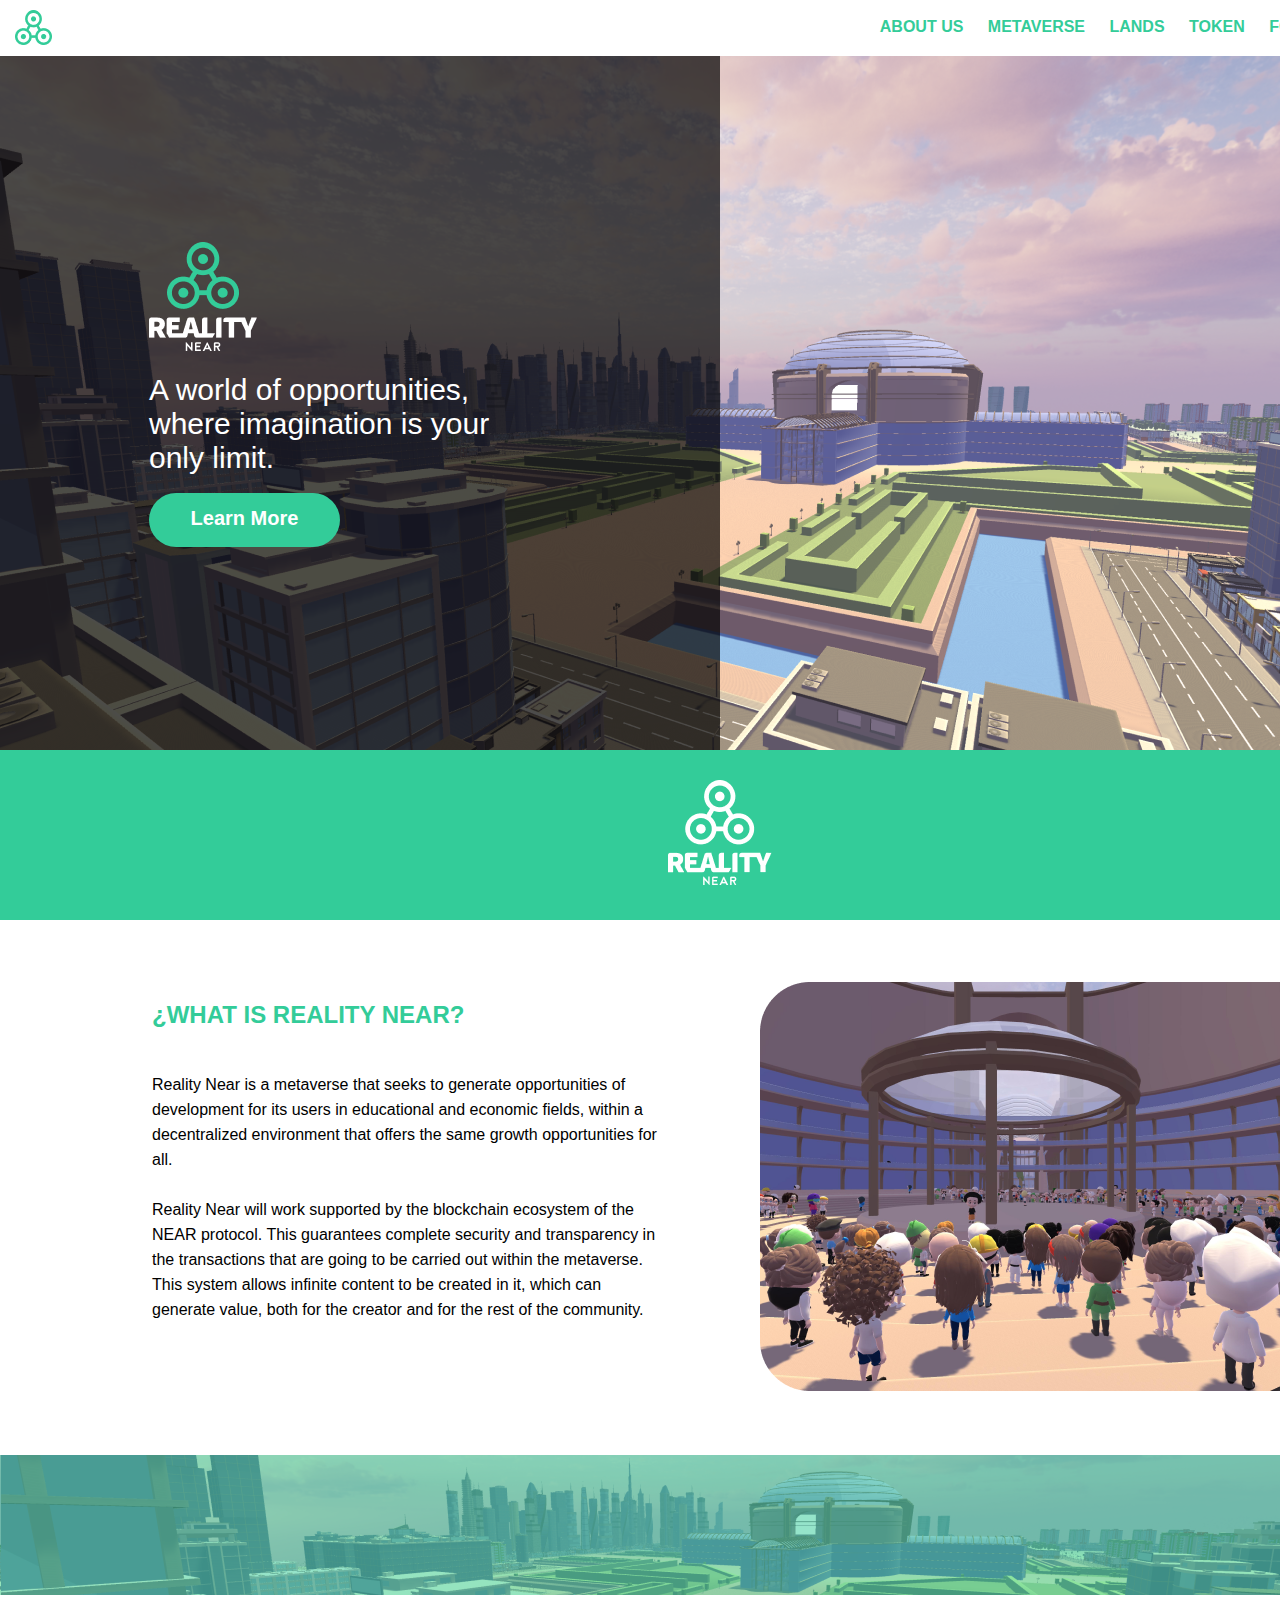
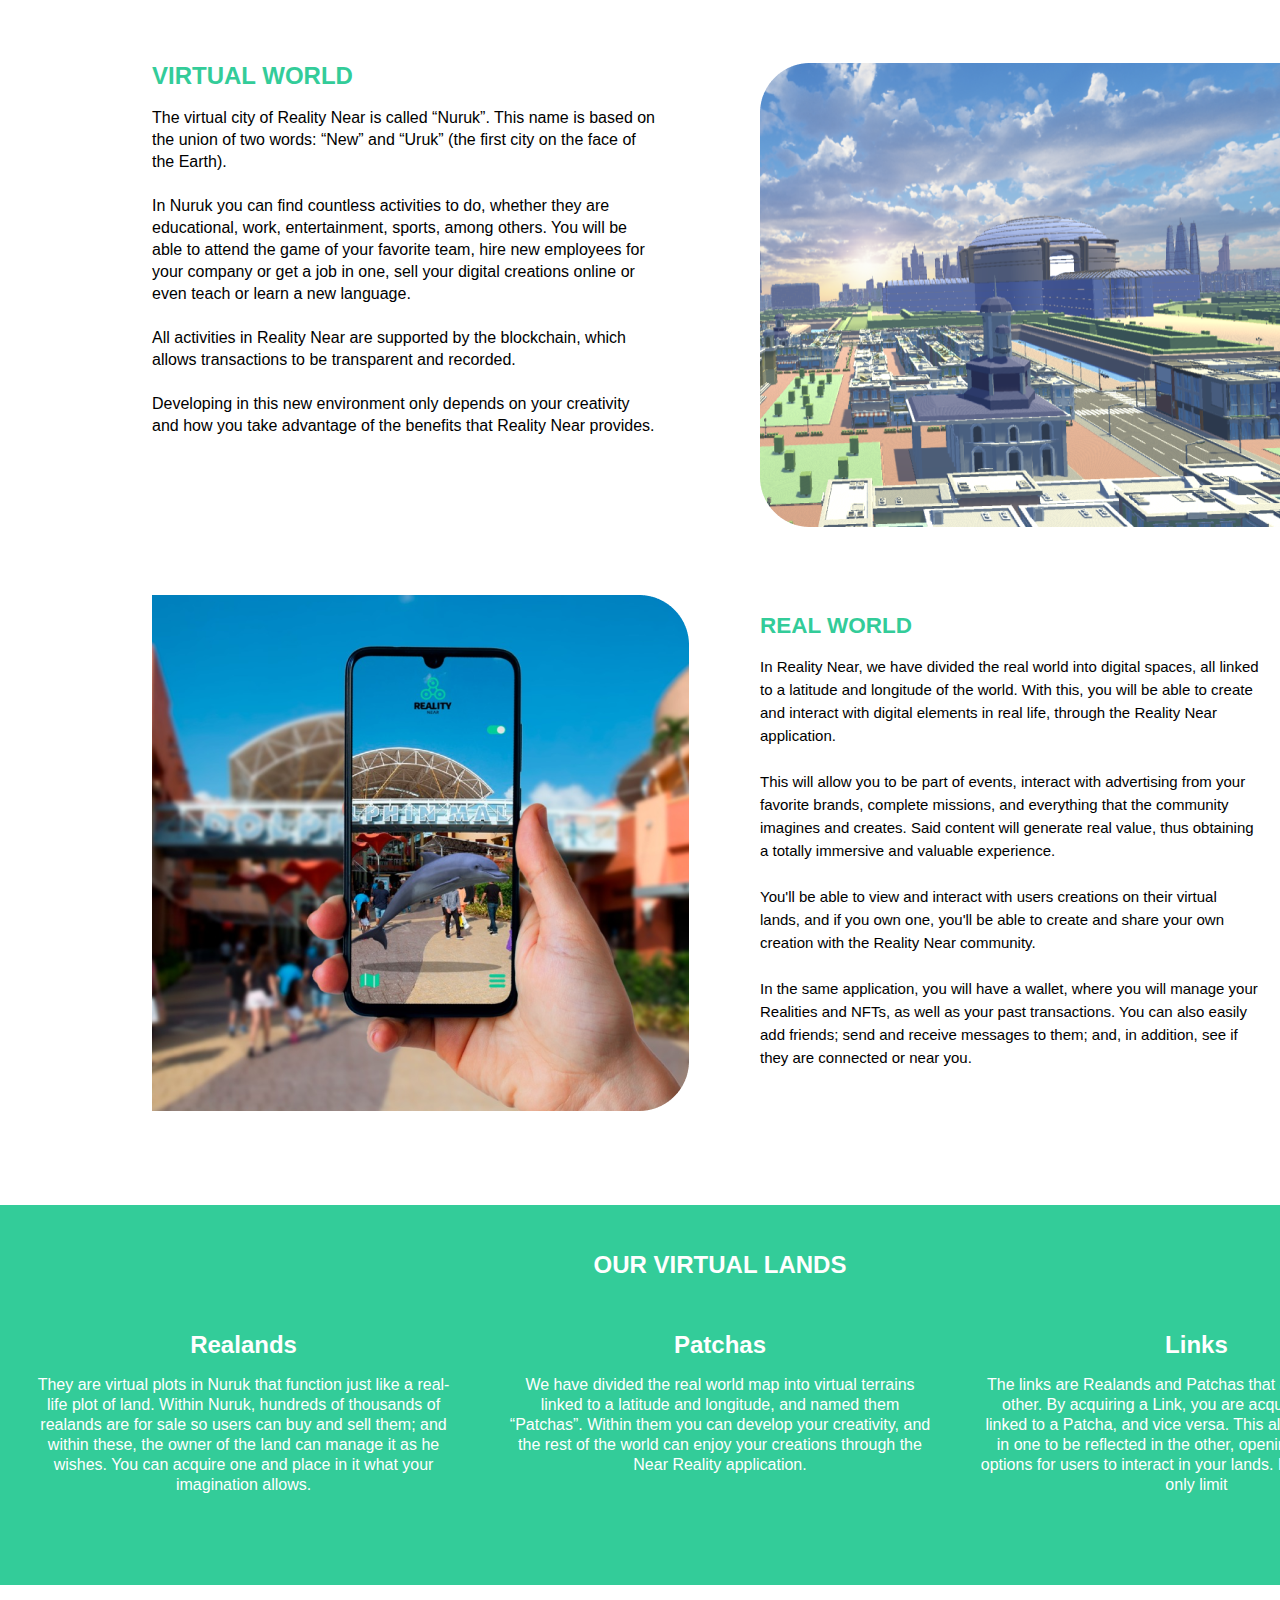
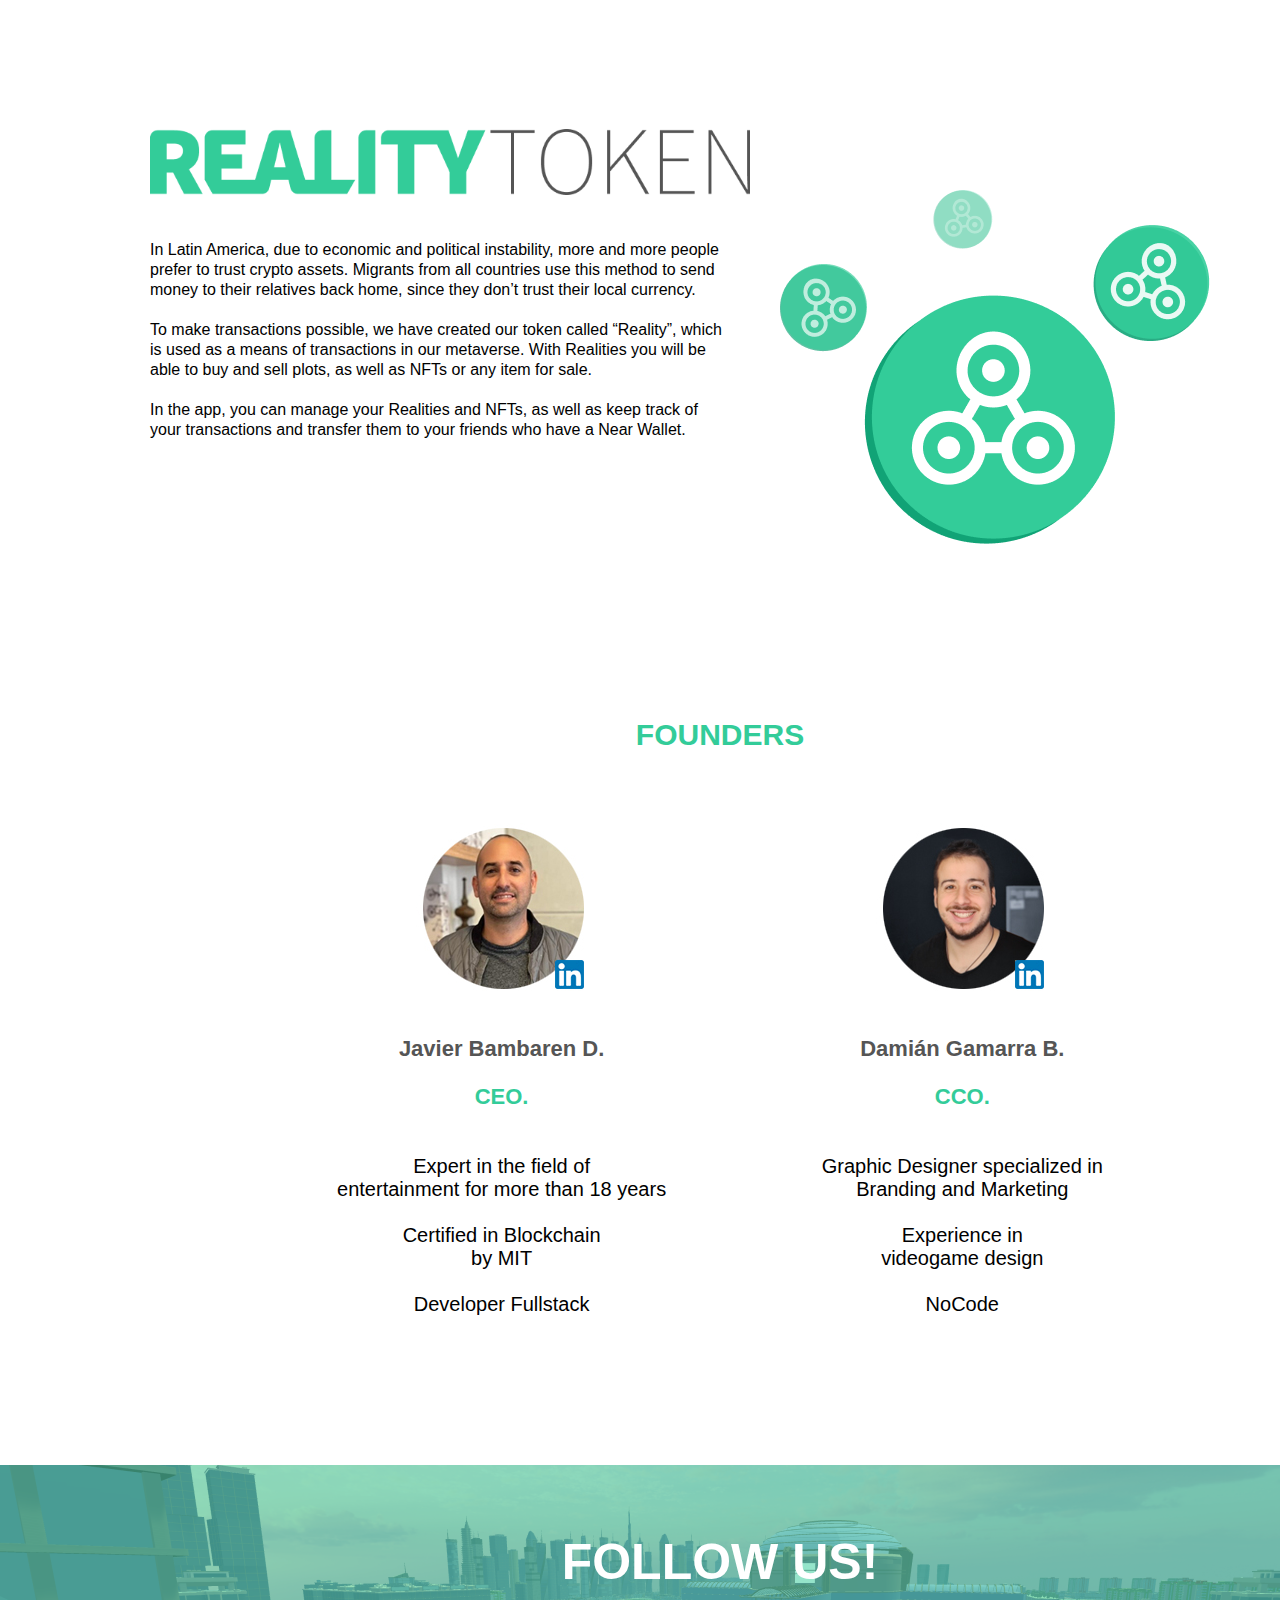
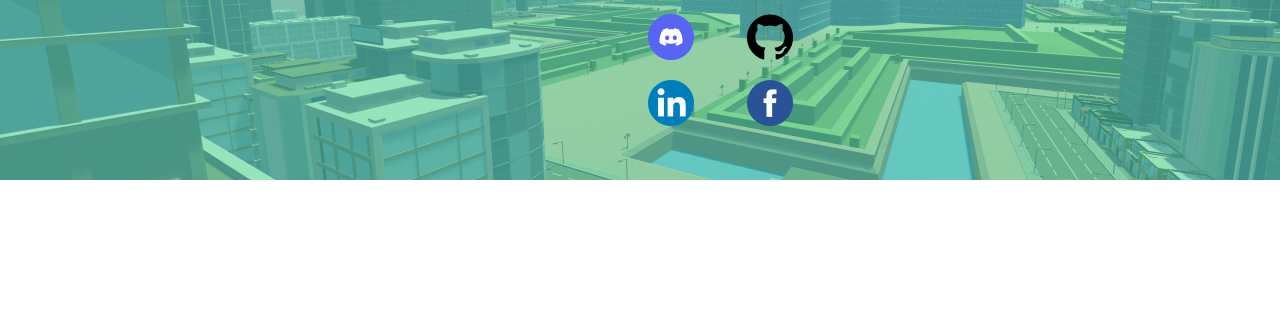
<file: landingRealityNear/index.html>
<!doctype html>
<html>
<head>
<meta charset="utf-8">
<title>REALITY NEAR</title>

<link href="style.css" rel="stylesheet">

</head>

<body>
    
    
<div class="todo">
    
    <div class="menu">
    
       
        <div class="logo">
            <span><img src="img/logo.jpg" width="37" height="35" alt=""/></span>
        </div>
        
        <div class="nav">
            <div class="idioma">
                <a href="es.html" target="_self"><span class="espaciado"><img src="img/idioma.png" width="26" height="32" alt=""/></span></a>
            </div>
            <div class="links">
                <a href="#quienes"><span class="espaciado">ABOUT US</span></a>
                <a href="#metaverso"><span class="espaciado">METAVERSE</span></a>
                <a href="#tierras"><span class="espaciado">LANDS</span></a>
                <a href="#tokenokok"><span class="espaciado">TOKEN</span></a>
                <a href="#fundadores"><span class="espaciado2">FOUNDERS</span></a>
            </div>
            
        </div>
        
    </div>
    
    <div class="header">
        
      <div class="overlay">
            
            
            <div class="interior">
                
                <img src="img/logo header.png" width="108" height="109" alt=""/>
                <br><br>
              <span class="headertext">
                A world of opportunities,
                <br>
                where imagination is your
                <br>
                 only limit.
                </span>
                <br><br>
              <a href="#quienes"><div class="boton">Learn More</div></a>
                
          </div>
            
            
        </div>
        
        <div class="quienes" id="quienes"></div>
    
  </div>
    

    
  <div class="fondoverde">
        
        <img src="img/logo white.png" width="104" height="106" alt=""/>
    
    </div>
    
  <div class="quees">
        
        <div class="queestxt">
      
            <h2>¿WHAT IS REALITY NEAR?</h2>
            
            <br>
            Reality Near is a metaverse that seeks to generate opportunities of development for its users in educational and economic fields, within a decentralized environment that offers the same growth opportunities for all.

            <br><br>

Reality Near will work supported by the blockchain ecosystem of the NEAR protocol. This guarantees complete security and transparency in the transactions that are going to be carried out within the metaverse. This system allows infinite content to be created in it, which can generate value, both for the creator and for the rest of the community.            
        </div>
      
      
        <div class="queesimg"><img src="img/quees.png" width="532" height="409" alt=""/></div>
        
    
    </div>
    
    
  <div class="franjaverde" id="metaverso">
        
  </div>
    
    
  <div class="mundovirtual">
        
        <div class="virtualtxt">
      
            <h2>VIRTUAL WORLD</h2>
            
            The virtual city of Reality Near is called “Nuruk”. This name is based on the union of two words: “New” and “Uruk” (the first city on the face of the Earth).
            <br>
            <br>
            In Nuruk you can find countless activities to do, whether they are educational, work, entertainment, sports, among others. You will be able to attend the game of your favorite team, hire new employees for your company or get a job in one, sell your digital creations online or even teach or learn a new language.
            <br>
            <br>
            All activities in Reality Near are supported by the blockchain, which allows transactions to be transparent and recorded.
            <br>
            <br>
            Developing in this new environment only depends on your creativity and how you take advantage of the benefits that Reality Near provides.

            
        </div>
      
      
        <div class="virtualimg"><img src="img/mundovirtual.png" width="532" height="464" alt=""/></div>
        
    
    </div>
    
    
  <div class="mundoreal">
        
        <div class="realimg"><img src="img/mundoreal.png" width="537" height="516" alt=""/></div>
        
        <div class="realtxt">
      
            <h2>REAL WORLD</h2>
            
            
            In Reality Near, we have divided the real world into digital spaces, all linked to a latitude and longitude of the world. With this, you will be able to create and interact with digital elements in real life, through the Reality Near application.
            <br>
            <br>
This will allow you to be part of events, interact with advertising from your favorite brands, complete missions, and everything that the community imagines and creates. Said content will generate real value, thus obtaining a totally immersive and valuable experience.
            <br>
            <br>
You'll be able to view and interact with users creations on their virtual lands, and if you own one, you'll be able to create and share your own creation with the Reality Near community.
            <br>
            <br>
In the same application, you will have a wallet, where you will manage your Realities and NFTs, as well as your past transactions. You can also easily add friends; send and receive messages to them; and, in addition, see if they are connected or near you.

            </div >
              
    
    </div>
    
    <div class="tierras" id="tierras"></div>
    
    
          
  <div class="tresverde">

        <h2 style="color: #FFF;">OUR VIRTUAL LANDS</h2>
        
        <div class="tres1">
            <h2 style="color: #FFF;">Realands</h2>
            They are virtual plots in Nuruk that function just like a real-life plot of land. Within Nuruk, hundreds of thousands of realands are for sale so users can buy and sell them; and within these, the owner of the land can manage it as he wishes. You can acquire one and place in it what your imagination allows. 

        </div>
        
        <div class="tres2">
            <h2 style="color: #FFF;">Patchas</h2>
            We have divided the real world map into virtual terrains linked to a latitude and longitude, and named them “Patchas”. Within them you can develop your creativity, and the rest of the world can enjoy your creations through the Near Reality application.
            <br><br>
        </div>
        
        <div class="tres3">
            <h2 style="color: #FFF;">Links</h2>
            The links are Realands and Patchas that are linked to each other. By acquiring a Link, you are acquiring a Realand linked to a Patcha, and vice versa. This allows what you put in one to be reflected in the other, opening endless more options for users to interact in your lands. Imagination is your only limit

        </div>
        
    </div>
  
    <br><br>
    
    <div class="tokenok" id="tokenokok"></div>
    
    <br>
    
  <div class="token">
    
        <img style="padding-left: 150px;" src="img/token.png" width="600" height="66" alt=""/>
        <br>
        <br>
        <br>
    <div class="textotoken">
        In Latin America, due to economic and political instability, more and more people prefer to trust crypto assets. Migrants from all countries use this method to send money to their relatives back home, since they don’t trust their local currency.
        <br>
        <br>
To make transactions possible, we have created our token called “Reality”, which is used as a means of transactions in our metaverse. With Realities you will be able to buy and sell plots, as well as NFTs or any item for sale.
        <br>
        <br>
In the app, you can manage your Realities and NFTs, as well as keep track of your transactions and transfer them to your friends who have a Near Wallet. 
        </div>
        
        <div class="imgtoken">
            
        <img src="img/imgtoken.png" width="430" height="354" alt=""/> </div>
    
    </div>
    
    <br><br>
    
    <div class="funda" id="fundadores"></div>
    
    <br>
    
  <div class="fundadores">
    <h2>FOUNDERS</h2>
    <br><br>

    <div class="javier">
        <a href="https://www.linkedin.com/in/javier-bambaren-dabdoub" target="new">
            <img src="img/javier.jpg" width="172" height="170" alt=""/>
        </a>
        <br><br>
        <h1>Javier Bambaren D.</h1>
        <h3>CEO.</h3>
        <br>
        Expert in the field of 
        <br>
        entertainment for more than 18 years
        <br>
        <br>
        Certified in Blockchain 
        <br>
        by MIT
        <br>
        <br>
        Developer Fullstack
        
    </div>

    <div class="damian">
        <a href="https://www.linkedin.com/in/damian-gamarra/" target="new">
            <img src="img/damian.jpg" width="172" height="170" alt=""/>
        </a>
        <br>
        <br>
        <h1>Damián Gamarra B.</h1>
        <h3>CCO.</h3>
        <br>
        Graphic Designer specialized in 
        <br>
        Branding and Marketing
        <br>
        <br>
        
        Experience in 
        <br>
        videogame design
        <br><br>
        NoCode
    </div>
        
  </div>
    <br><br><br><br>
    <div class="footer">
    
        <h4>FOLLOW US!</h4>
        
        <div class="redes">
        
            <table width="200" border="0" style="text-align: center">
              <tbody>
                    <tr>
                        <td height="75">
                            <a href="https://discord.gg/gDGBpUv2" target="new">
                                <img src="img/diskord.png" width="46" height="46" alt=""/></a>
                        </td>
                        <td>
                            <a href="https://github.com/RealityNearFoundation2022" target="new">
                                <img src="img/github.png" width="46" height="46" alt=""/></a>
                        </td>
                    </tr>
                    <tr>
                        <td>
                             <a href="https://www.linkedin.com/company/reality-near/" target="new">
                                 <img src="img/linkedin.png" width="46" height="46" alt=""/></a>
                         </td>
                        <td>
                            <a href="https://www.facebook.com/FundacionRealityNear" target="new">
                                <img src="img/facebook.png" width="46" height="46" alt=""/></a>
                        </td>
                    </tr>
              </tbody>
            </table>
            
        </div>

    
    </div>
    
</div>
    
    <br><br><br><br><br><br>
    
</body>
</html>
</file>
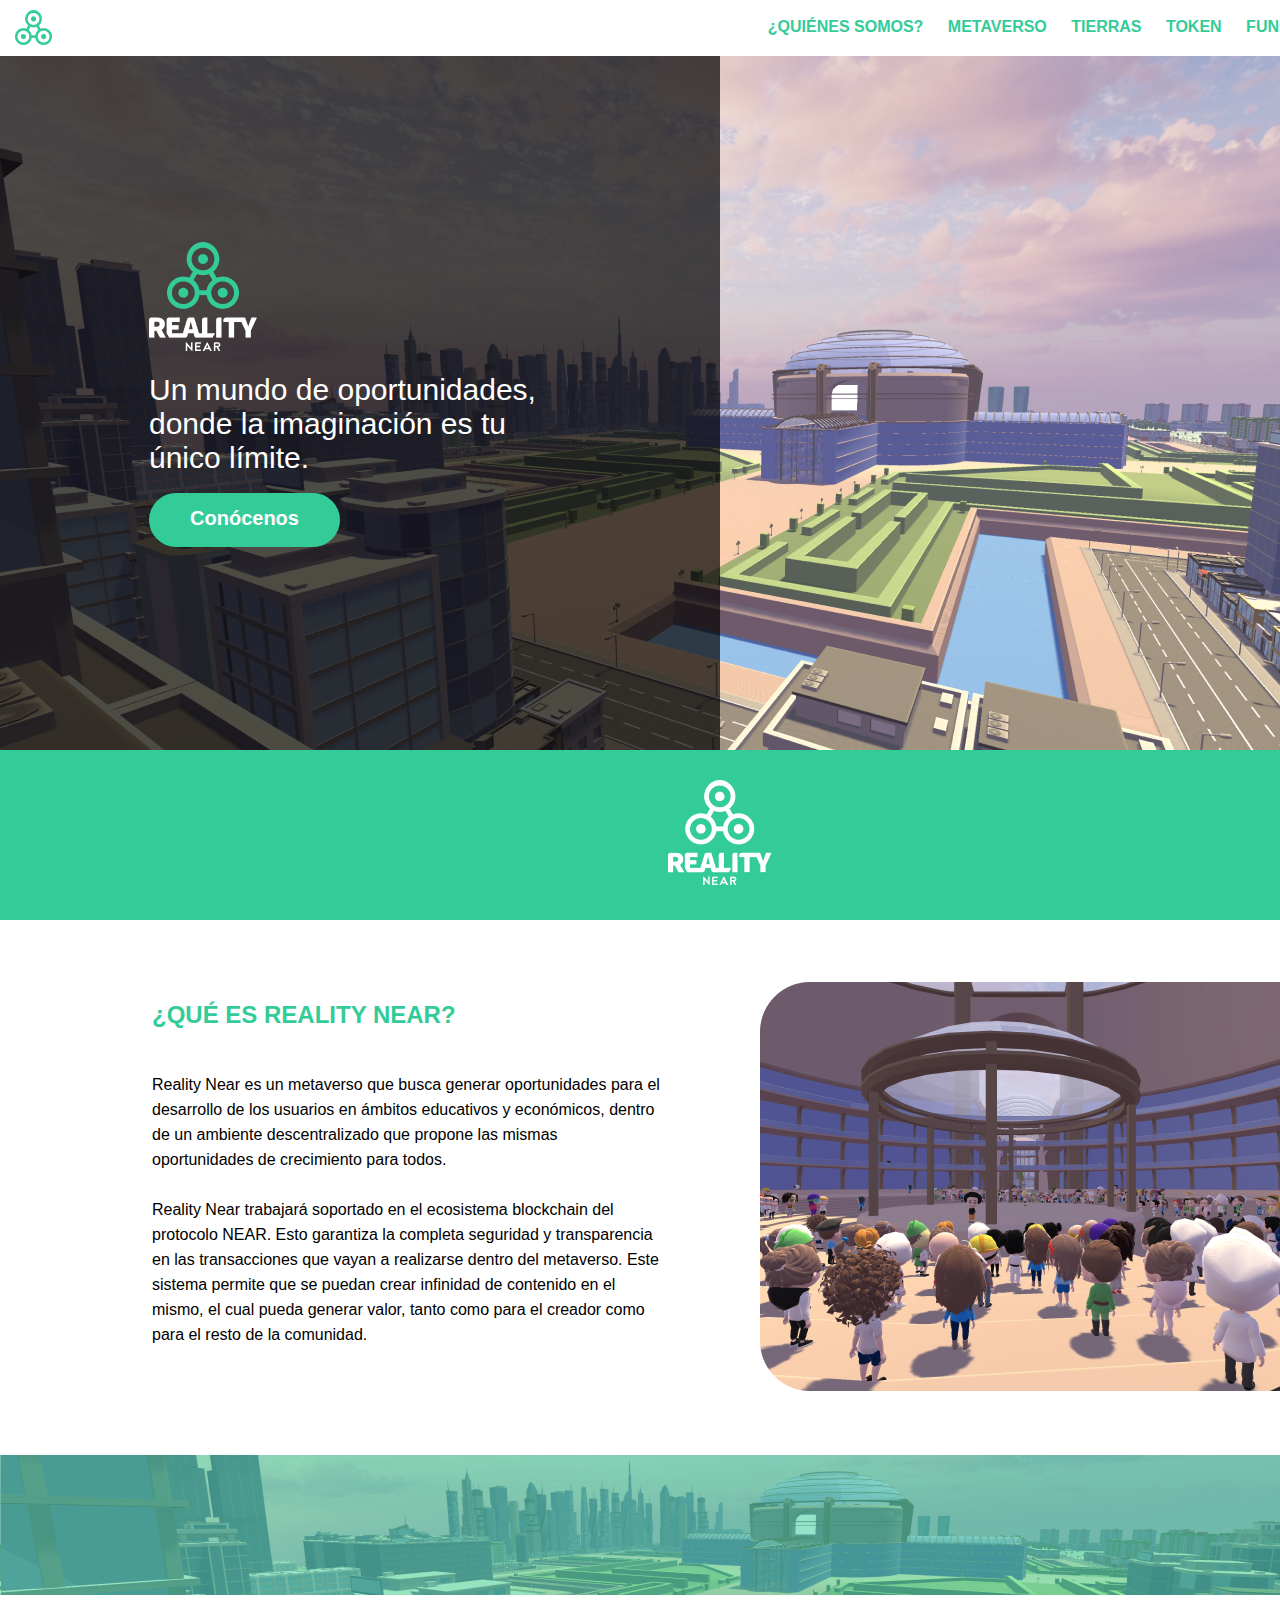
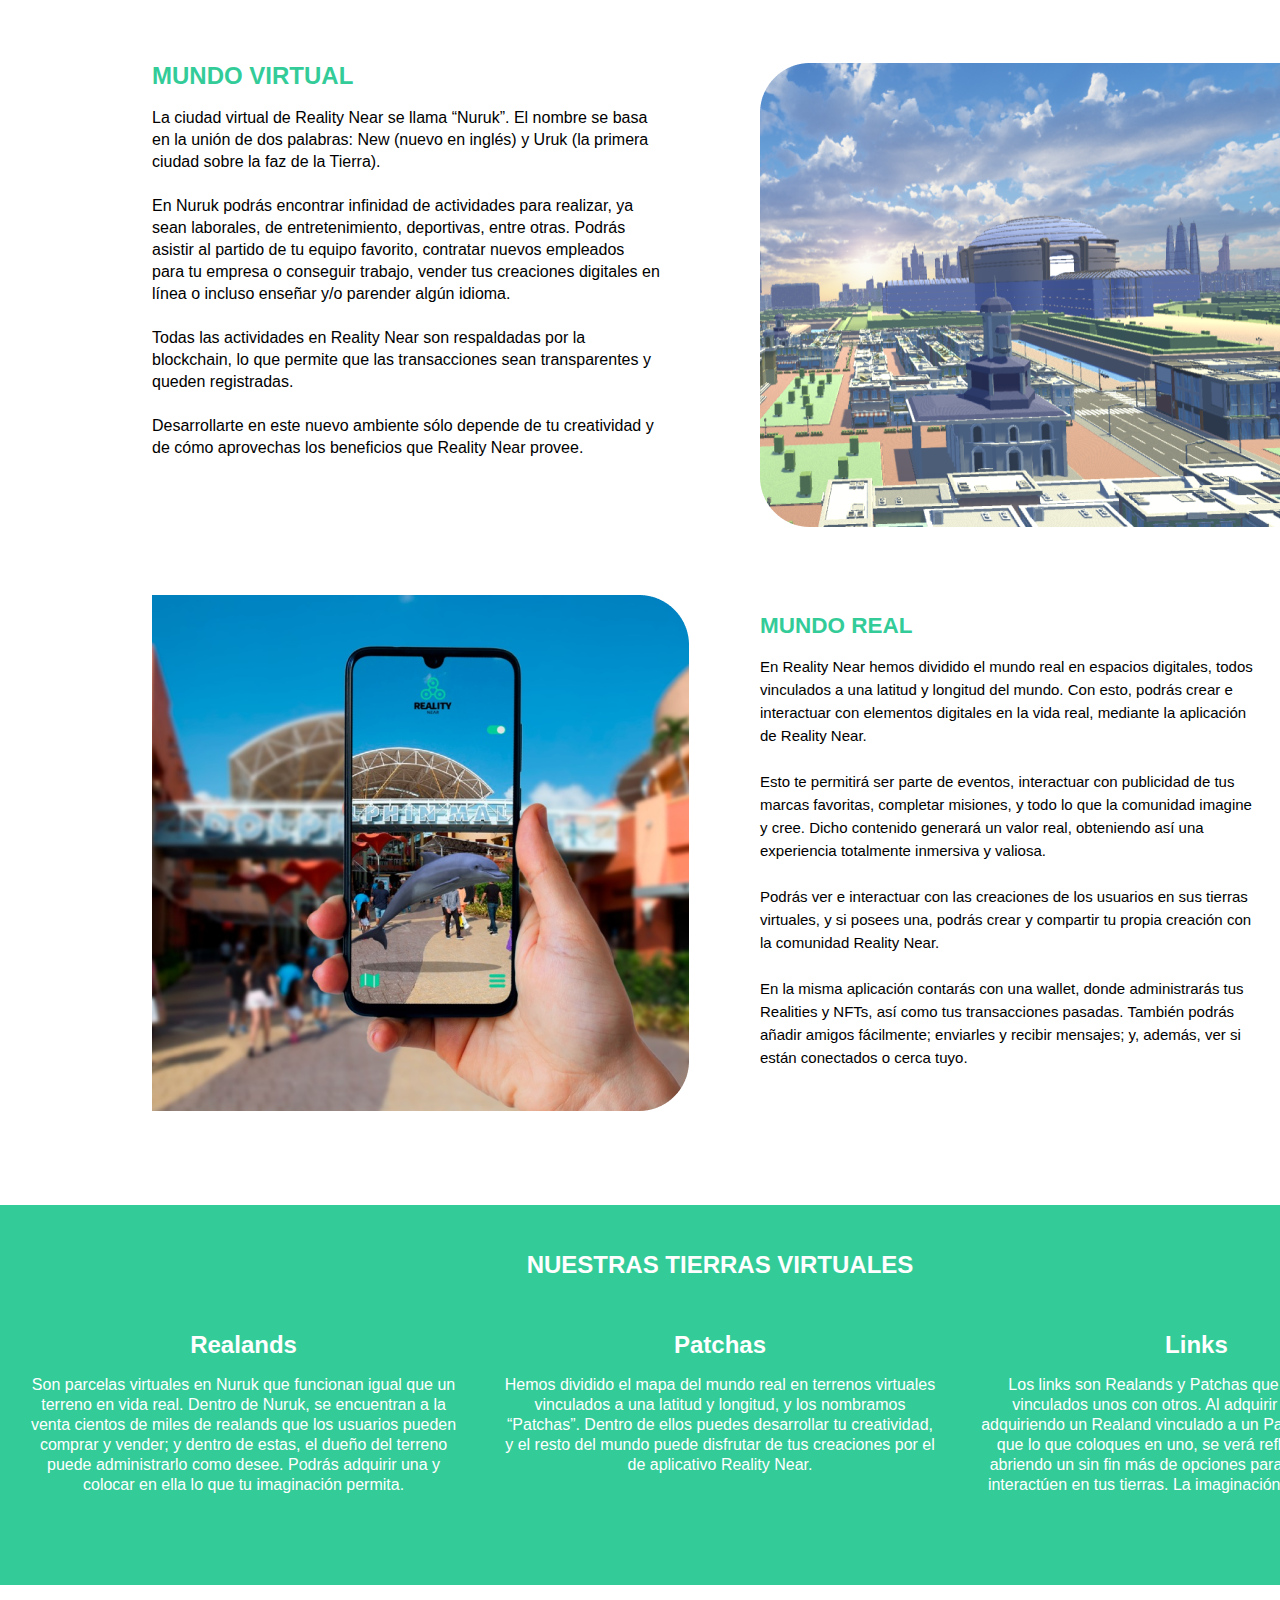
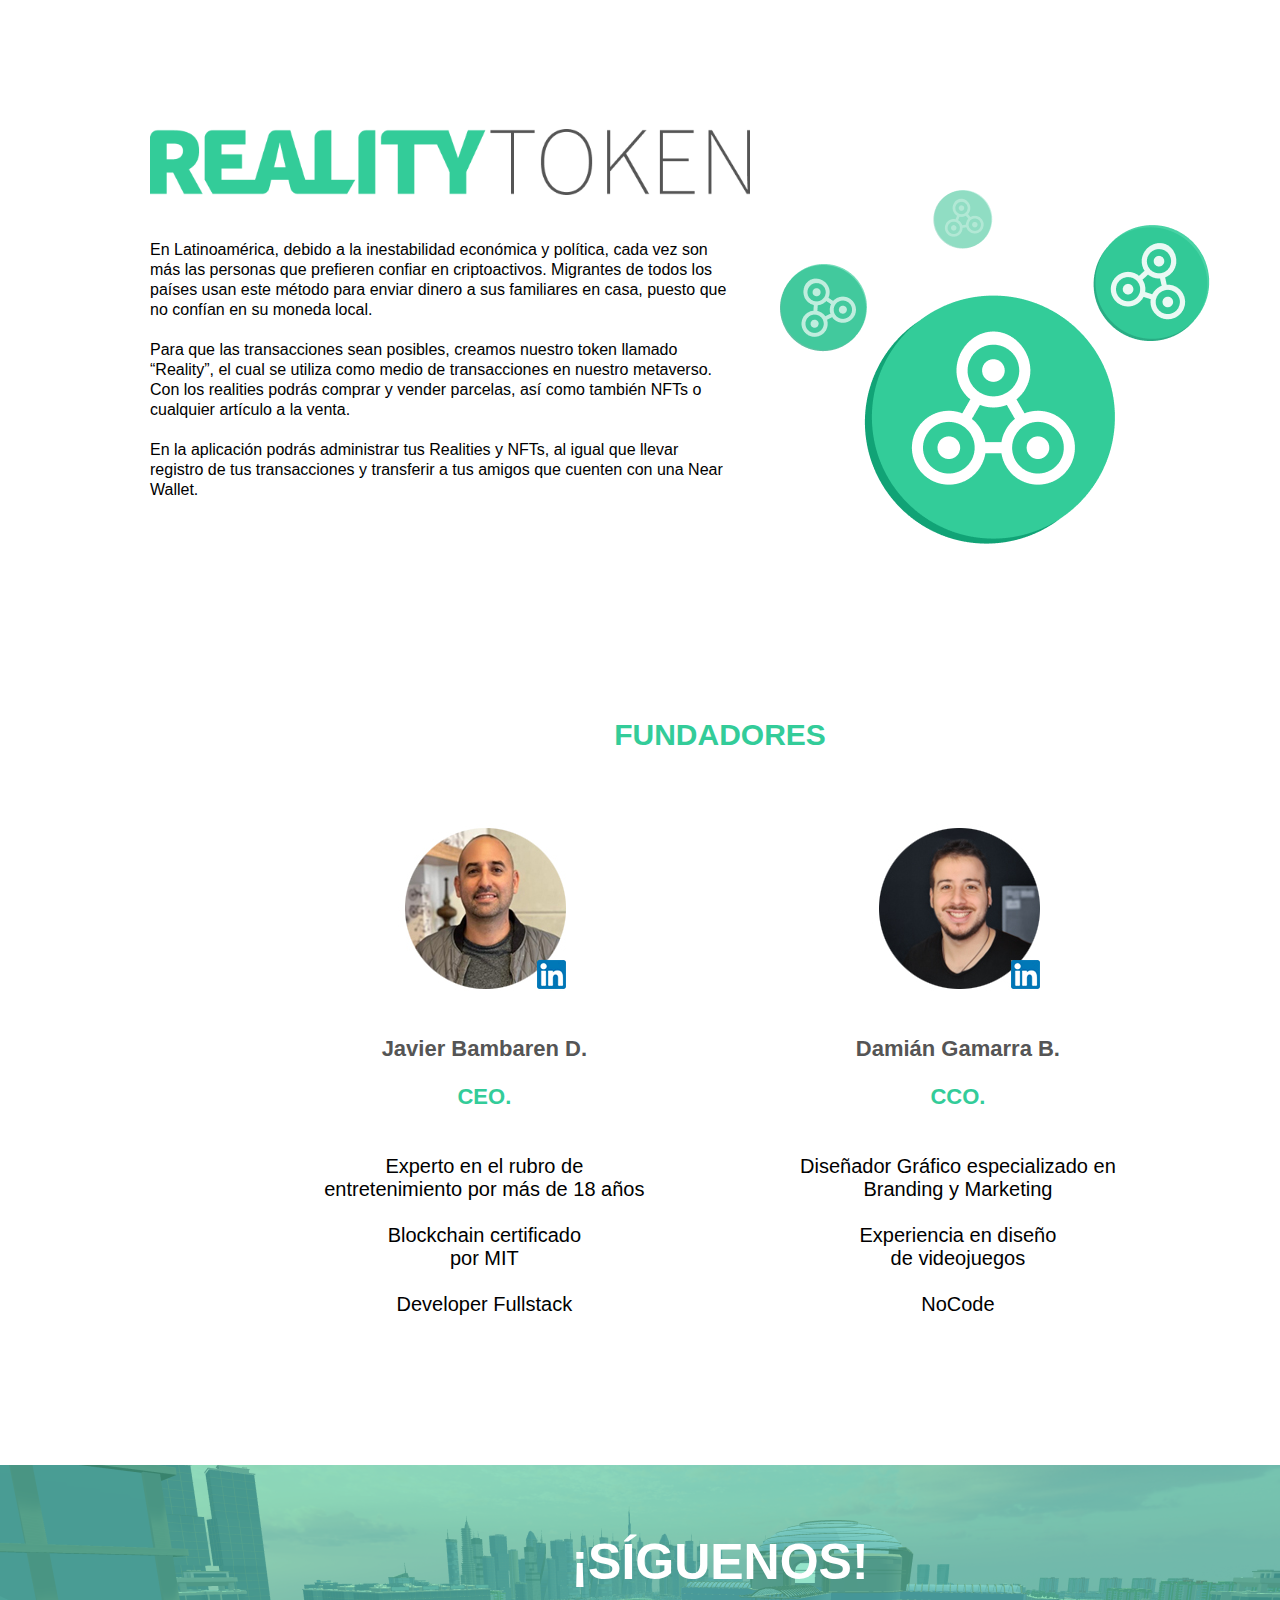
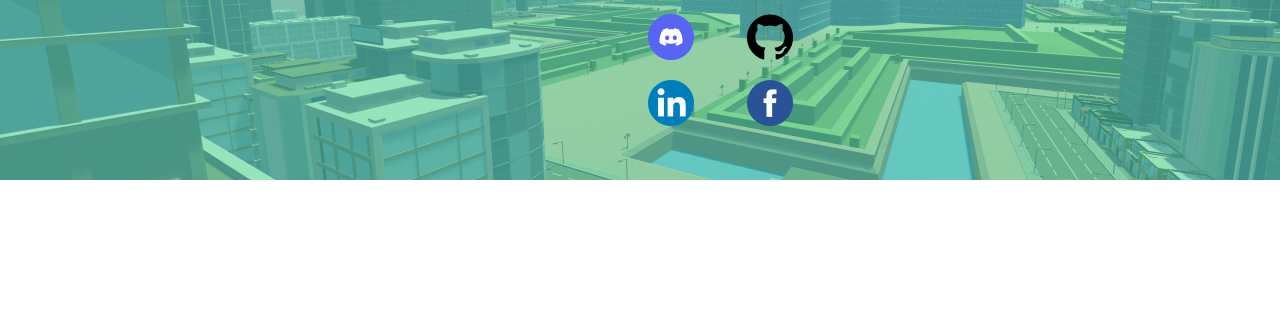
<file: landingRealityNear/es.html>
<!doctype html>
<html>
<head>
<meta charset="utf-8">
<title>REALITY NEAR</title>

<link href="style.css" rel="stylesheet">

</head>

<body>
    
    
<div class="todo">
    
    <div class="menu">
    
       
        <div class="logo">
            <span><img src="img/logo.jpg" width="37" height="35" alt=""/></span>
        </div>
        
        <div class="nav">
            <div class="idioma">
                <a href="index.html" target="_self"><span class="espaciado"><img src="img/english.png" width="26" height="32" alt=""/></span></a>
            </div>
            <div class="links">
                <a href="#quienes"><span class="espaciado">¿QUIÉNES SOMOS?</span></a>
                <a href="#metaverso"><span class="espaciado">METAVERSO</span></a>
                <a href="#tierras"><span class="espaciado">TIERRAS</span></a>
                <a href="#tokenokok"><span class="espaciado">TOKEN</span></a>
                <a href="#fundadores"><span class="espaciado2">FUNDADORES</span></a>
            </div>
            
        </div>
        
    </div>
    
    <div class="header">
        
      <div class="overlay">
            
            
            <div class="interior">
                
                <img src="img/logo header.png" width="108" height="109" alt=""/>
                <br><br>
              <span class="headertext">
                Un mundo de oportunidades,
                <br>
                donde la imaginación es tu
                <br>
                único límite.
                </span>
                <br><br>
                <a href="#quienes"><div class="boton">Conócenos</div></a>
                
          </div>
            
            
        </div>
        
        <div class="quienes" id="quienes"></div>
    
  </div>
    

    
  <div class="fondoverde">
        
        <img src="img/logo white.png" width="104" height="106" alt=""/>
    
    </div>
    
  <div class="quees">
        
        <div class="queestxt">
      
            <h2>¿QUÉ ES REALITY NEAR?</h2>
            
            <br>
            Reality Near es un metaverso que busca generar oportunidades para el desarrollo de los usuarios en ámbitos educativos y económicos, dentro de un ambiente descentralizado que propone las mismas oportunidades de crecimiento para todos.
            <br><br>

Reality Near trabajará soportado en el ecosistema blockchain del protocolo NEAR. Esto garantiza la completa seguridad y transparencia en las transacciones que vayan a realizarse dentro del metaverso. Este sistema permite que se puedan crear infinidad de contenido en el mismo, el cual pueda generar valor, tanto como para el creador como para el resto de la comunidad.
            
        </div>
      
      
        <div class="queesimg"><img src="img/quees.png" width="532" height="409" alt=""/></div>
        
    
    </div>
    
    
  <div class="franjaverde" id="metaverso">
        
  </div>
    
    
  <div class="mundovirtual">
        
        <div class="virtualtxt">
      
            <h2>MUNDO VIRTUAL</h2>
            
            La ciudad virtual de Reality Near se llama “Nuruk”. El nombre se basa en la unión de dos palabras: New (nuevo en inglés) y Uruk (la primera ciudad sobre la faz de la Tierra). 
            <br>
            <br>
            En Nuruk podrás encontrar infinidad de actividades para realizar, ya sean laborales, de entretenimiento, deportivas, entre otras. Podrás asistir al partido de tu equipo favorito, contratar nuevos empleados para tu empresa o conseguir trabajo, vender tus creaciones digitales en línea o incluso enseñar y/o parender algún idioma. 
            <br>
            <br>
            Todas las actividades en Reality Near son respaldadas por la blockchain, lo que permite que las transacciones sean transparentes y queden registradas. 
            <br>
            <br>
            Desarrollarte en este nuevo ambiente sólo depende de tu creatividad y de cómo aprovechas los beneficios que Reality Near provee. 

            
        </div>
      
      
        <div class="virtualimg"><img src="img/mundovirtual.png" width="532" height="464" alt=""/></div>
        
    
    </div>
    
    
  <div class="mundoreal">
        
        <div class="realimg"><img src="img/mundoreal.png" width="537" height="516" alt=""/></div>
        
        <div class="realtxt">
      
            <h2>MUNDO REAL</h2>
            
            En Reality Near hemos dividido el mundo real en espacios digitales, todos vinculados a una latitud y longitud del mundo. Con esto, podrás crear e interactuar con elementos digitales en la vida real, mediante la aplicación de Reality Near.
            <br>
            <br>
Esto te permitirá ser parte de eventos, interactuar con publicidad de tus marcas favoritas, completar misiones, y todo lo que la comunidad imagine y cree. Dicho contenido generará un valor real,  obteniendo así una experiencia totalmente inmersiva y valiosa. 
            <br>
            <br>
Podrás ver e interactuar con las creaciones de los usuarios en sus tierras virtuales, y si posees una, podrás crear y compartir tu propia creación con la comunidad Reality Near.
            <br>
            <br>
En la misma aplicación contarás con una wallet, donde  administrarás tus Realities y NFTs, así como tus transacciones pasadas. También podrás añadir amigos fácilmente; enviarles y recibir mensajes; y, además, ver si están conectados o cerca tuyo.

            </div >
              
    
    </div>
    
    <div class="tierras" id="tierras"></div>
    
    
          
  <div class="tresverde">

        <h2 style="color: #FFF;">NUESTRAS TIERRAS VIRTUALES</h2>
        
        <div class="tres1">
            <h2 style="color: #FFF;">Realands</h2>
            Son parcelas virtuales en Nuruk que funcionan igual que un terreno en vida real. Dentro de Nuruk, se encuentran a la venta cientos de miles de realands que los usuarios pueden comprar y vender; y dentro de estas, el dueño del terreno puede administrarlo como desee. Podrás adquirir una y colocar en ella lo que tu imaginación permita. 

        </div>
        
        <div class="tres2">
            <h2 style="color: #FFF;">Patchas</h2>
            Hemos dividido el mapa del mundo real en terrenos virtuales vinculados a una latitud y longitud, y los nombramos “Patchas”. Dentro de ellos puedes desarrollar tu creatividad, y el resto del mundo puede disfrutar de tus creaciones por el de aplicativo Reality Near.
            <br><br>
        </div>
        
        <div class="tres3">
            <h2 style="color: #FFF;">Links</h2>
            Los links son Realands y Patchas que se encuentran vinculados unos con otros. Al adquirir un Link, estas adquiriendo un Realand vinculado a un Patcha. Esto permite que lo que coloques en uno, se verá reflejado en el otro. abriendo un sin fin más de opciones para que los usuarios interactúen en tus tierras. La imaginación es tu único límite

        </div>
        
    </div>
  
    <br><br>
    
    <div class="tokenok" id="tokenokok"></div>
    
    <br>
    
  <div class="token">
    
        <img style="padding-left: 150px;" src="img/token.png" width="600" height="66" alt=""/>
        <br>
        <br>
        <br>
    <div class="textotoken">
        En Latinoamérica, debido a la inestabilidad económica y política, cada vez son más las personas que prefieren confiar en criptoactivos. Migrantes de todos los países usan este método para enviar dinero a sus familiares en casa, puesto que no confían en su moneda local.
        <br>
        <br>
Para que las transacciones sean posibles, creamos nuestro token llamado “Reality”, el cual se utiliza como medio de transacciones en nuestro metaverso. Con los realities podrás comprar y vender parcelas, así como también NFTs  o cualquier artículo a la venta.
        <br>
        <br>
En la aplicación podrás administrar tus Realities y NFTs, al igual que llevar registro de tus transacciones y transferir a tus amigos que cuenten con una Near Wallet. 
        </div>
        
        <div class="imgtoken">
            
        <img src="img/imgtoken.png" width="430" height="354" alt=""/> </div>
    
    </div>
    
    <br><br>
    
    <div class="funda" id="fundadores"></div>
    
    <br>
    
  <div class="fundadores">
    <h2>FUNDADORES</h2>
    <br><br>

    <div class="javier">
        <a href="https://www.linkedin.com/in/javier-bambaren-dabdoub" target="new">
            <img src="img/javier.jpg" width="172" height="170" alt=""/>
        </a>
        <br><br>
        <h1>Javier Bambaren D.</h1>
        <h3>CEO.</h3>
        <br>
        Experto en el rubro de
        <br>
        entretenimiento por más de 18 años
        <br>
        <br>
        Blockchain certificado
        <br>
        por MIT
        <br>
        <br>
        Developer Fullstack
        
    </div>

    <div class="damian">
        <a href="https://www.linkedin.com/in/damian-gamarra/" target="new">
            <img src="img/damian.jpg" width="172" height="170" alt=""/>
        </a>
        <br>
        <br>
        <h1>Damián Gamarra B.</h1>
        <h3>CCO.</h3>
        <br>
        Diseñador Gráfico especializado en
        <br>
        Branding y Marketing
        <br>
        <br>
        Experiencia en diseño
        <br>
        de videojuegos
        <br><br>
        NoCode
    </div>
        
  </div>
    <br><br><br><br>
    <div class="footer">
    
        <h4>¡SÍGUENOS!</h4>
        
        <div class="redes">
        
            <table width="200" border="0" style="text-align: center">
              <tbody>
                    <tr>
                        <td height="75">
                            <a href="https://discord.gg/gDGBpUv2" target="new">
                                <img src="img/diskord.png" width="46" height="46" alt=""/></a>
                        </td>
                        <td>
                            <a href="https://github.com/RealityNearFoundation2022" target="new">
                                <img src="img/github.png" width="46" height="46" alt=""/></a>
                        </td>
                    </tr>
                    <tr>
                        <td>
                             <a href="https://www.linkedin.com/company/reality-near/" target="new">
                                 <img src="img/linkedin.png" width="46" height="46" alt=""/></a>
                         </td>
                        <td>
                            <a href="https://www.facebook.com/FundacionRealityNear" target="new">
                                <img src="img/facebook.png" width="46" height="46" alt=""/></a>
                        </td>
                    </tr>
              </tbody>
            </table>
            
        </div>

    
    </div>
    
</div>
    
    <br><br><br><br><br><br>
    
</body>
</html>
</file>
<file: landingRealityNear/style.css>
@charset "utf-8";
/* CSS Document */

body{
    margin: 0px;
    font-family: Gotham, "Helvetica Neue", Helvetica, Arial, "sans-serif";
}


a{
    color:#33CC99;
    text-decoration: none;
}

.todo{
    width: 1440px;
    background-color: #FFF;
    margin-left: auto;
    margin-right: auto;
}

.menu{
    width: 1440px;
    height: 56px;
    background-color: #FFF;
    color: #33CC99;
    z-index: 98;
    overflow: hidden;
    position: fixed;
    top: 0;
    text-align: right;
    
    
}

.logo{
    height: 56px;
    float: left;
    padding-left: 15px;
    padding-top: 10px;
}

.nav{
    width: 100%;
    height: 56px;
    font-weight: 600;
}

.links{
    width: 700px;
    float: right;
    padding-top: 18px;
}

.idioma{
    float: right;
    padding-top: 12px;
}

.espaciado{
    padding-right: 20px;
}

.espaciado2{
    padding-right: 35px;
}

.header{
    width: 100%;
    height: 750px;
    background-image: url("img/header.png");
    background-position: center;
}

.overlay{
    width: 720px;
    height: 750px;
    background-color: rgba(0,0,0,0.7);
    display: flex;
    align-items: center;
}

.interior{
    width: 461px;
    height: 267px;
    margin-left: 149px;
        
}

.headertext{
    color: #FFF;
    font-size: 30px;
    font-weight: 500;
}

.boton{
    width: 191px;
    height: 40px;
    border-radius: 50px;
    background-color: #33CC99;
    color: #FFF;
    text-align: center;
    font-size: 20px;
    font-weight: 600;
    padding-top: 14px;
}

.quienes{
    height: 10px;
    margin-top: -55px;

}

.tierras{
    height: 10px;
    margin-top: -150px;
    padding-bottom: 100px;

}

.tokenok{
    height: 10px;   
    z-index: 999;
}

.funda{
    height: 10px;   
    margin-top: -50px;
    padding-bottom: 50px;
    z-index: 999;
}



.fondoverde{
    width: 100%;
    height: 140px;
    background-color: #33CC99;
    text-align: center;
    padding-top: 30px;
}


.quees{
    width: 100%;
    height: 535px;
    background-color: #FFF;
    
}


h2{
    color:#33CC99
}

.queestxt{
    width: 508px;
    height: 400px;
    display: inline-block;
    padding-top: 62px;
    line-height: 25px;
    font-size: 16px;
    margin-left: 152px;
}

.queesimg{
    width: 680px;
    height: 100%;
    display: inline-block;
    float: right;
    padding-top: 62px;
}

.franjaverde{
    width: 100%;
    height: 140px;
    background-image: url("img/franjaverde.png");
    background-position: center;
}

.mundovirtual{
    width: 100%;
    height: 600px;
    }


.virtualtxt{
    width: 508px;
    height: 500px;
    display: inline-block;
    padding-top: 50px;
    line-height: 22px;
    font-size: 16px;
    margin-left: 152px;
}

.virtualimg{
    width: 680px;
    height: 500px;
    display: inline-block;
    float: right;
    padding-top: 68px;
}

.mundoreal{
    width: 100%;   
    height: 650px;   
}

.realtxt{
    width: 500px;
    height: 460px;
    display: inline-block;

    padding-right: 180px;
    line-height: 23px;
    font-size: 15px;    
    float: right;
}

.realimg{
    width: 508px;
    height: 460px;
    display: inline-block;
    margin-left: 152px;
}

.tresverde{
    width: 100%;
    height: 350px;
    background-color: #33CC99;
    text-align: center;
    color: #FFF;
    padding-top: 30px;
    font-size: 16px;
    line-height: 20px;
}

.tres1{
    width: 30%;
    display: inline-block;
    text-align: center;
    padding: 20px;
}

.tres2{
    width: 30%;
    display: inline-block;
    text-align: center;
    padding: 20px;
}

.tres3{
    width: 30%;
    display: inline-block;
    text-align: center;
    padding: 20px;
}

.token{
    width: 100%;
    height: 480px;
    background-color: #FFF;
    text-align: left;
    color: #000;
    padding-top: 80px;
    
    font-size: 16px;
    line-height: 20px;
}

.textotoken{
    width: 580px;
    padding-left: 150px;
    float: left;
}

.imgtoken{
    float: left;
    margin-top: -50px;
    margin-left: 50px;
}

.fundadores{
    width: 100%;
    height: 700px;
    background-color: #FFF;
    text-align: center;
    color: #000;
    padding-top: 20px;
    font-size: 20px;
}

h1{
    color:#555555;
    font-size: 22px;
}

h3{
    color:#33CC99;
    font-size: 22px;
}

.javier{
    display: inline-block;
    padding-right: 150px;
    text-align: center;
}

.damian{
    display: inline-block;
    text-align: center;
}

.footer{
    height: 317px;
    background-image: url("img/footer.png");   
    text-align: center;
    padding-top: 30px;
    background-repeat: no-repeat;
}

.redes{
    margin: auto;
    width: 200px;
    margin-top: -30px;
}

h4{
    font-size: 50px;
    color:#FFF;
    font-weight: 800;
    line-height: 0px;
}
</file>
